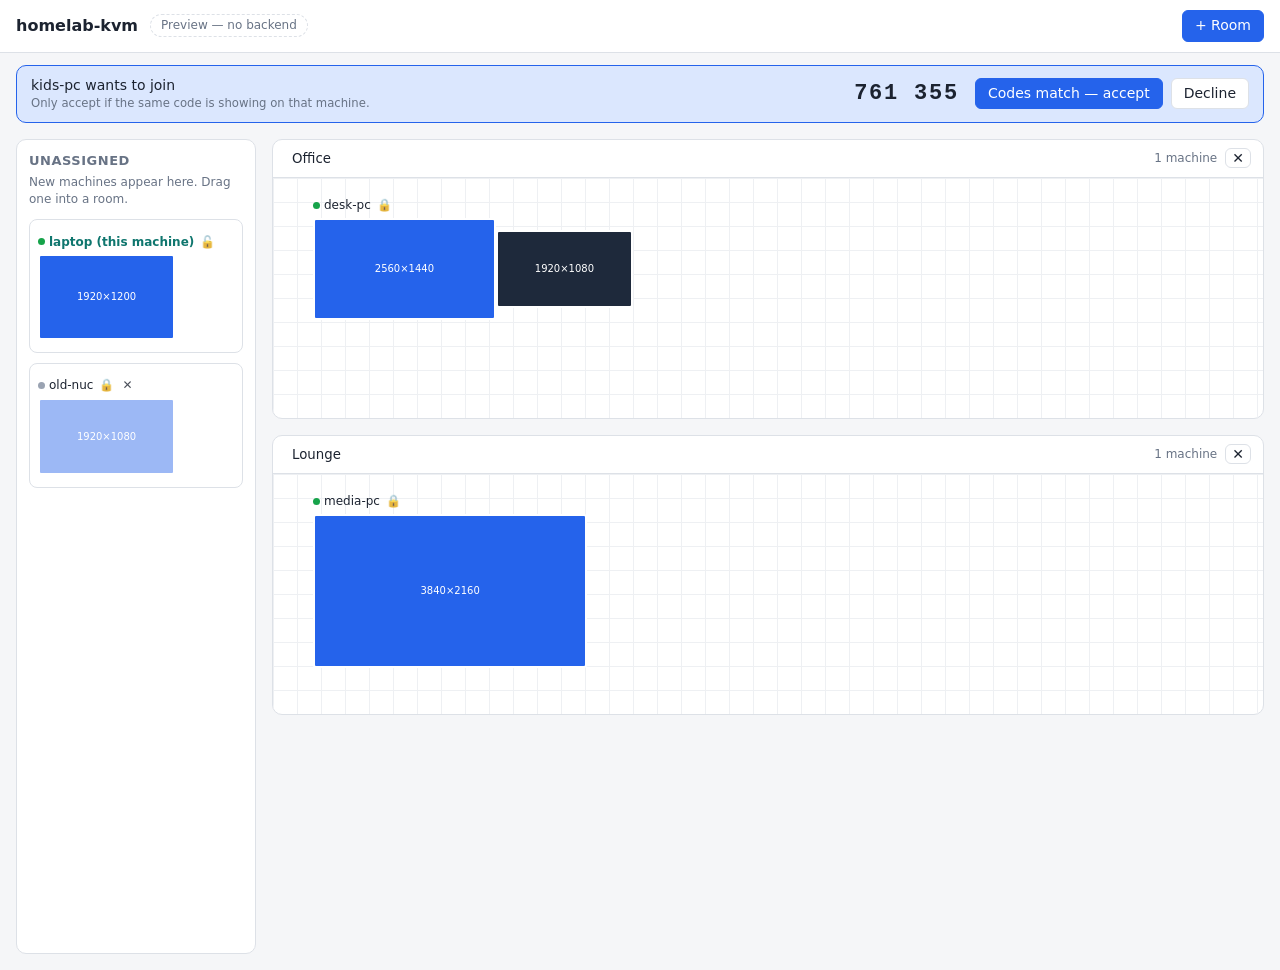
<file: app/ui/index.html>
<!doctype html>
<html lang="en">
<head>
  <meta charset="utf-8">
  <meta name="viewport" content="width=device-width, initial-scale=1">
  <title>homelab-kvm</title>
  <link rel="stylesheet" href="style.css">
</head>
<body>
  <header class="bar">
    <h1>homelab-kvm</h1>
    <span id="mode" class="mode" hidden>Preview — no backend</span>
    <span class="spacer"></span>
    <button id="add-room" class="primary">+ Room</button>
  </header>

  <section id="pairings" class="pairings" aria-label="Machines asking to join" aria-live="polite"></section>

  <main>
    <section class="tray" id="tray" aria-label="Unassigned machines">
      <h2>Unassigned</h2>
      <p class="hint">New machines appear here. Drag one into a room.</p>
      <div class="tray-items" id="tray-items"></div>
    </section>

    <section class="rooms" id="rooms" aria-label="Rooms"></section>
  </main>

  <div id="toast" class="toast" role="status" hidden></div>
  <script src="app.js"></script>
</body>
</html>
</file>
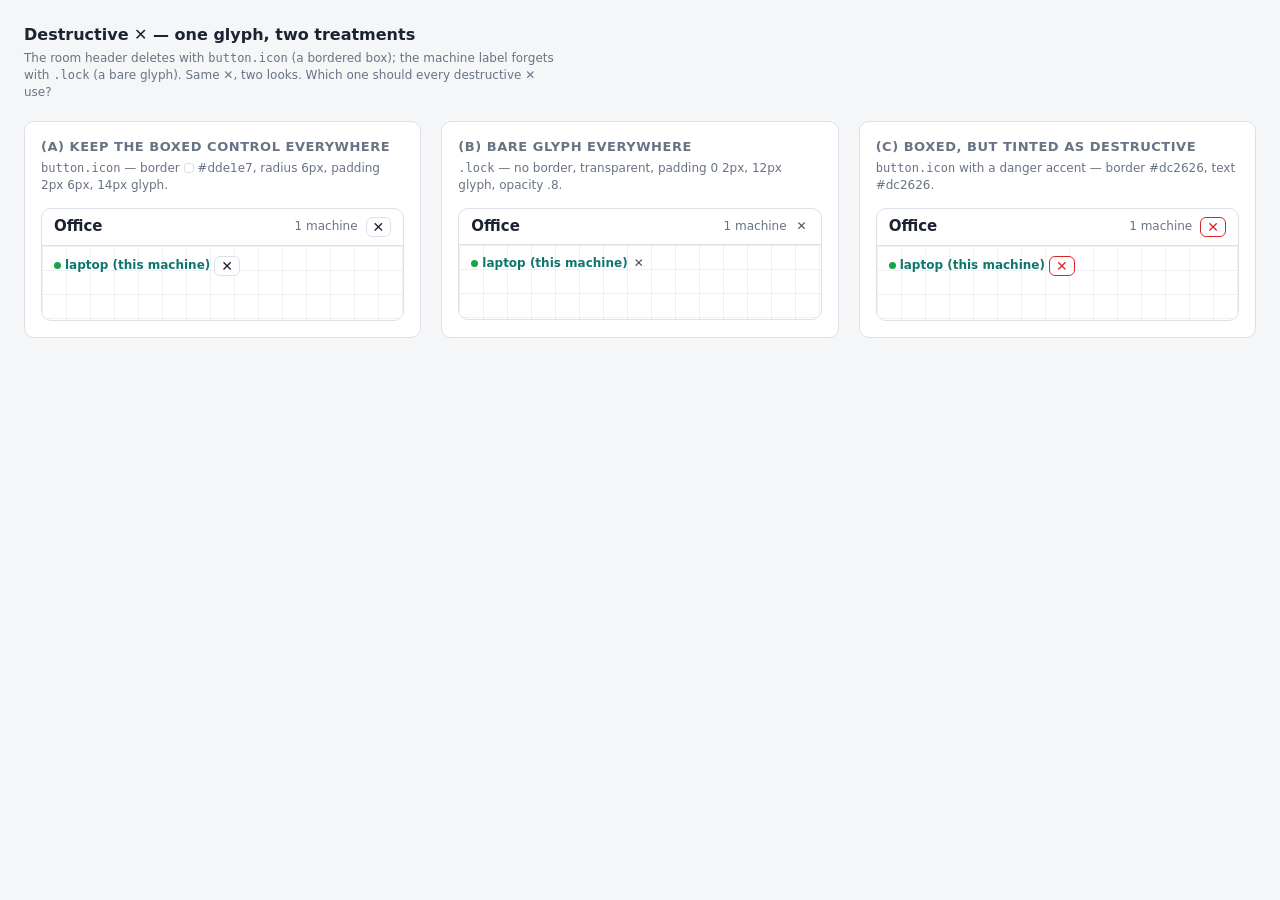
<file: .atelier/views/icon-buttons.html>
<!doctype html>
<html lang="en">
<head>
<meta charset="utf-8">
<meta name="viewport" content="width=device-width, initial-scale=1">
<title>Destructive &#10005; control — two treatments</title>
<style>
  :root {
    --bg: #f5f6f8; --panel: #ffffff; --border: #dde1e7; --text: #1c2330; --muted: #687385;
    --accent: #2563eb; --accent-soft: #dbe7fe; --screen: #1e293b; --screen-primary: #2563eb;
    --mine: #0f766e; --online: #16a34a; --offline: #9aa3b2; --danger: #dc2626; --grid: #eef0f3;
    color-scheme: light;
  }
  @media (prefers-color-scheme: dark) {
    :root:not([data-theme="light"]) {
      --bg: #0f1218; --panel: #171b23; --border: #2a303c; --text: #e6e9ef; --muted: #8b94a5;
      --accent: #4f8cff; --accent-soft: #1d2a45; --screen: #3a4559; --screen-primary: #4f8cff;
      --mine: #2dd4bf; --grid: #1b2029; color-scheme: dark;
    }
  }
  * { box-sizing: border-box; }
  body { margin: 0; padding: 24px; background: var(--bg); color: var(--text);
         font: 14px/1.4 system-ui, -apple-system, "Segoe UI", sans-serif; }
  h1 { font-size: 16px; margin: 0 0 4px; }
  p.lead { color: var(--muted); font-size: 12px; margin: 0 0 20px; max-width: 70ch; }
  .cols { display: grid; grid-template-columns: repeat(auto-fit, minmax(340px, 1fr)); gap: 20px; }
  .opt { background: var(--panel); border: 1px solid var(--border); border-radius: 10px; padding: 16px; }
  .opt h2 { font-size: 13px; text-transform: uppercase; letter-spacing: .04em; color: var(--muted); margin: 0 0 4px; }
  .opt p.note { color: var(--muted); font-size: 12px; margin: 0 0 14px; }
  .demo { border: 1px solid var(--border); border-radius: 10px; overflow: hidden; }
  .room-head { display: flex; align-items: center; gap: 8px; padding: 8px 12px; border-bottom: 1px solid var(--border); }
  .room-name { font-family: inherit; font-size: 15px; font-weight: 600; line-height: 1.3; color: var(--text); }
  .room-count { color: var(--muted); font-size: 12px; margin-left: auto; }
  .canvas { position: relative; min-height: 74px; background-image:
      linear-gradient(var(--grid) 1px, transparent 1px), linear-gradient(90deg, var(--grid) 1px, transparent 1px);
      background-size: 24px 24px; }
  .label { position: absolute; left: 12px; top: 10px; display: flex; align-items: center; gap: 4px;
           white-space: nowrap; font-size: 12px; }
  .dot { width: 7px; height: 7px; border-radius: 50%; background: var(--online); flex: none; }
  .mine { color: var(--mine); font-weight: 600; }
  button { font: inherit; color: var(--text); cursor: pointer; }
  /* (a) current room-delete control: button.icon */
  .icon { border: 1px solid var(--border); background: var(--panel); border-radius: 6px;
          padding: 2px 6px; font-size: 14px; line-height: 1; }
  /* (b) current in-canvas control: .lock */
  .lock { border: none; background: transparent; padding: 0 2px; font-size: 12px; opacity: .8; line-height: 1; }
  code { font: 12px ui-monospace, "Cascadia Mono", Consolas, monospace; color: var(--muted); }
  .swatch { display: inline-block; width: 10px; height: 10px; border-radius: 3px; vertical-align: -1px;
            border: 1px solid var(--border); background: var(--panel); }
</style>
</head>
<body>
  <h1>Destructive &#10005; — one glyph, two treatments</h1>
  <p class="lead">The room header deletes with <code>button.icon</code> (a bordered box); the machine label forgets
     with <code>.lock</code> (a bare glyph). Same &#10005;, two looks. Which one should every destructive &#10005; use?</p>

  <div class="cols">
    <div class="opt">
      <h2>(a) Keep the boxed control everywhere</h2>
      <p class="note"><code>button.icon</code> — border <span class="swatch"></span> #dde1e7, radius 6px, padding 2px 6px, 14px glyph.</p>
      <div class="demo">
        <div class="room-head">
          <span class="room-name">Office</span>
          <span class="room-count">1 machine</span>
          <button class="icon">&#10005;</button>
        </div>
        <div class="canvas">
          <div class="label"><span class="dot"></span><span class="mine">laptop (this machine)</span>
            <button class="icon">&#10005;</button></div>
        </div>
      </div>
    </div>

    <div class="opt">
      <h2>(b) Bare glyph everywhere</h2>
      <p class="note"><code>.lock</code> — no border, transparent, padding 0 2px, 12px glyph, opacity .8.</p>
      <div class="demo">
        <div class="room-head">
          <span class="room-name">Office</span>
          <span class="room-count">1 machine</span>
          <button class="lock">&#10005;</button>
        </div>
        <div class="canvas">
          <div class="label"><span class="dot"></span><span class="mine">laptop (this machine)</span>
            <button class="lock">&#10005;</button></div>
        </div>
      </div>
    </div>

    <div class="opt">
      <h2>(c) Boxed, but tinted as destructive</h2>
      <p class="note"><code>button.icon</code> with a danger accent — border #dc2626, text #dc2626.</p>
      <div class="demo">
        <div class="room-head">
          <span class="room-name">Office</span>
          <span class="room-count">1 machine</span>
          <button class="icon" style="border-color:#dc2626;color:#dc2626;">&#10005;</button>
        </div>
        <div class="canvas">
          <div class="label"><span class="dot"></span><span class="mine">laptop (this machine)</span>
            <button class="icon" style="border-color:#dc2626;color:#dc2626;">&#10005;</button></div>
        </div>
      </div>
    </div>
  </div>
</body>
</html>
</file>
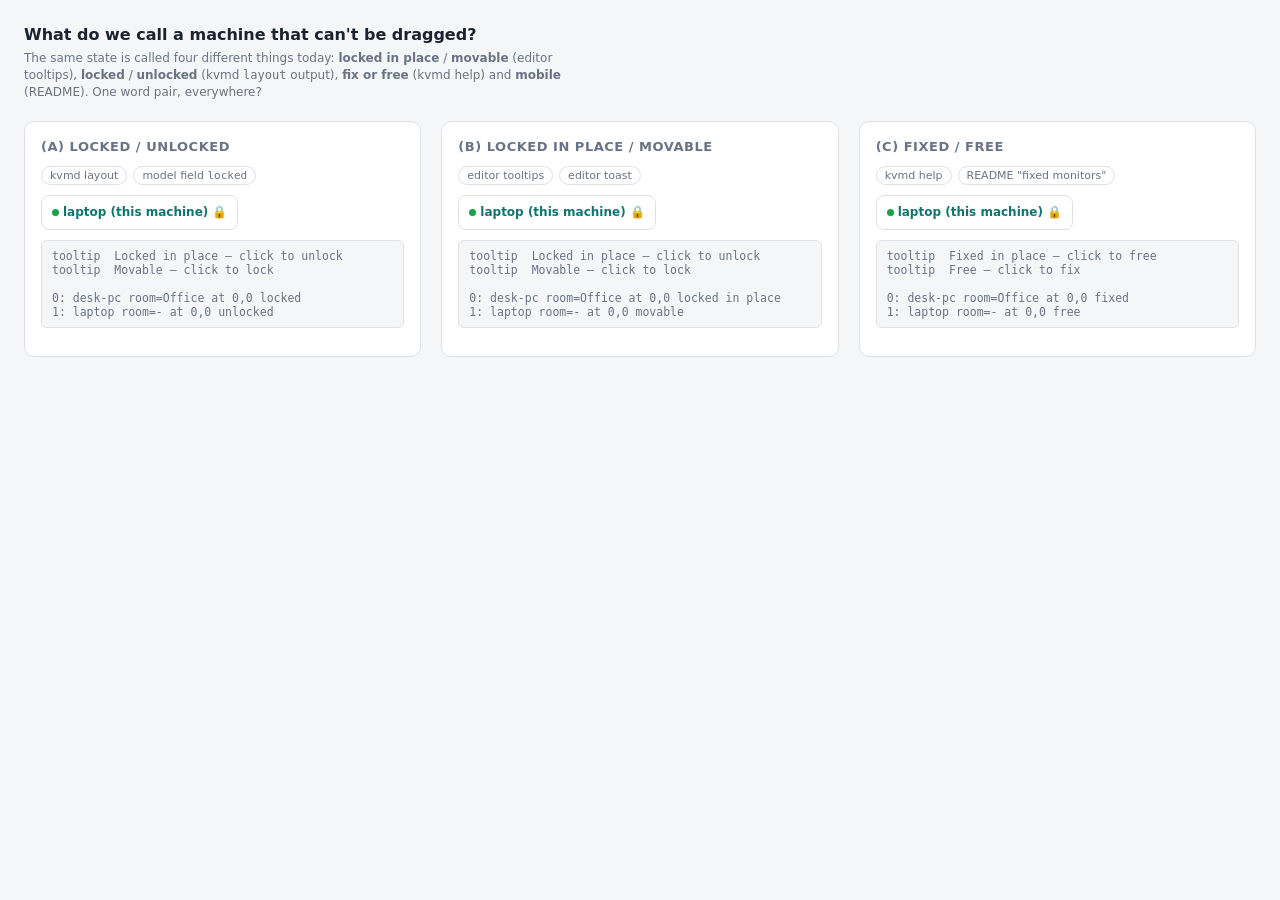
<file: .atelier/views/lock-terminology.html>
<!doctype html>
<html lang="en">
<head>
<meta charset="utf-8">
<meta name="viewport" content="width=device-width, initial-scale=1">
<title>Lock state wording — three vocabularies</title>
<style>
  :root {
    --bg: #f5f6f8; --panel: #ffffff; --border: #dde1e7; --text: #1c2330; --muted: #687385;
    --accent: #2563eb; --accent-soft: #dbe7fe; --screen: #1e293b; --screen-primary: #2563eb;
    --mine: #0f766e; --online: #16a34a; --offline: #9aa3b2; --danger: #dc2626; --grid: #eef0f3;
    color-scheme: light;
  }
  @media (prefers-color-scheme: dark) {
    :root:not([data-theme="light"]) {
      --bg: #0f1218; --panel: #171b23; --border: #2a303c; --text: #e6e9ef; --muted: #8b94a5;
      --accent: #4f8cff; --accent-soft: #1d2a45; --screen: #3a4559; --screen-primary: #4f8cff;
      --mine: #2dd4bf; --grid: #1b2029; color-scheme: dark;
    }
  }
  * { box-sizing: border-box; }
  body { margin: 0; padding: 24px; background: var(--bg); color: var(--text);
         font: 14px/1.4 system-ui, -apple-system, "Segoe UI", sans-serif; }
  h1 { font-size: 16px; margin: 0 0 4px; }
  p.lead { color: var(--muted); font-size: 12px; margin: 0 0 20px; max-width: 76ch; }
  .cols { display: grid; grid-template-columns: repeat(auto-fit, minmax(330px, 1fr)); gap: 20px; }
  .opt { background: var(--panel); border: 1px solid var(--border); border-radius: 10px; padding: 16px; }
  .opt h2 { font-size: 13px; text-transform: uppercase; letter-spacing: .04em; color: var(--muted); margin: 0 0 10px; }
  .surface { font: 11.5px ui-monospace, "Cascadia Mono", Consolas, monospace; color: var(--muted);
             background: var(--bg); border: 1px solid var(--border); border-radius: 6px;
             padding: 8px 10px; margin: 0 0 12px; white-space: pre-wrap; }
  .label { display: inline-flex; align-items: center; gap: 4px; white-space: nowrap; font-size: 12px;
           border: 1px solid var(--border); border-radius: 8px; padding: 8px 10px; margin: 0 0 10px;
           background: var(--panel); }
  .dot { width: 7px; height: 7px; border-radius: 50%; background: var(--online); flex: none; }
  .mine { color: var(--mine); font-weight: 600; }
  .muted { color: var(--muted); font-size: 12px; margin: 0; }
  .tag { display: inline-block; font-size: 11px; color: var(--muted); border: 1px solid var(--border);
         border-radius: 999px; padding: 1px 8px; margin-right: 6px; }
</style>
</head>
<body>
  <h1>What do we call a machine that can't be dragged?</h1>
  <p class="lead">The same state is called four different things today: <b>locked in place</b> / <b>movable</b>
     (editor tooltips), <b>locked</b> / <b>unlocked</b> (kvmd <code>layout</code> output),
     <b>fix or free</b> (kvmd help) and <b>mobile</b> (README). One word pair, everywhere?</p>

  <div class="cols">
    <div class="opt">
      <h2>(a) Locked / Unlocked</h2>
      <p class="muted" style="margin-bottom:10px"><span class="tag">kvmd layout</span><span class="tag">model field <code>locked</code></span></p>
      <div class="label"><span class="dot"></span><span class="mine">laptop (this machine)</span>&#128274;</div>
      <div class="surface">tooltip  Locked in place — click to unlock
tooltip  Movable — click to lock

0: desk-pc room=Office at 0,0 locked
1: laptop room=- at 0,0 unlocked</div>
    </div>

    <div class="opt">
      <h2>(b) Locked in place / Movable</h2>
      <p class="muted" style="margin-bottom:10px"><span class="tag">editor tooltips</span><span class="tag">editor toast</span></p>
      <div class="label"><span class="dot"></span><span class="mine">laptop (this machine)</span>&#128274;</div>
      <div class="surface">tooltip  Locked in place — click to unlock
tooltip  Movable — click to lock

0: desk-pc room=Office at 0,0 locked in place
1: laptop room=- at 0,0 movable</div>
    </div>

    <div class="opt">
      <h2>(c) Fixed / Free</h2>
      <p class="muted" style="margin-bottom:10px"><span class="tag">kvmd help</span><span class="tag">README "fixed monitors"</span></p>
      <div class="label"><span class="dot"></span><span class="mine">laptop (this machine)</span>&#128274;</div>
      <div class="surface">tooltip  Fixed in place — click to free
tooltip  Free — click to fix

0: desk-pc room=Office at 0,0 fixed
1: laptop room=- at 0,0 free</div>
    </div>
  </div>
</body>
</html>
</file>
<file: app/ui/style.css>
:root {
  --bg: #f5f6f8;
  --panel: #ffffff;
  --border: #dde1e7;
  --text: #1c2330;
  --muted: #687385;
  --accent: #2563eb;
  --accent-soft: #dbe7fe;
  --screen: #1e293b;
  --screen-primary: #2563eb;
  --mine: #0f766e;
  --online: #16a34a;
  --offline: #9aa3b2;
  --danger: #dc2626;
  --grid: #eef0f3;
  color-scheme: light;
}

@media (prefers-color-scheme: dark) {
  :root:not([data-theme="light"]) {
    --bg: #0f1218;
    --panel: #171b23;
    --border: #2a303c;
    --text: #e6e9ef;
    --muted: #8b94a5;
    --accent: #4f8cff;
    --accent-soft: #1d2a45;
    --screen: #3a4559;
    --screen-primary: #4f8cff;
    --mine: #2dd4bf;
    --grid: #1b2029;
    color-scheme: dark;
  }
}

* { box-sizing: border-box; }

body {
  margin: 0;
  background: var(--bg);
  color: var(--text);
  font: 14px/1.4 system-ui, -apple-system, "Segoe UI", sans-serif;
  user-select: none;
}

.bar {
  display: flex;
  align-items: center;
  gap: 12px;
  padding: 10px 16px;
  border-bottom: 1px solid var(--border);
  background: var(--panel);
}
.bar h1 { font-size: 16px; margin: 0; }
.spacer { flex: 1; }
.mode {
  font-size: 12px;
  color: var(--muted);
  border: 1px dashed var(--border);
  border-radius: 999px;
  padding: 2px 10px;
}

button {
  font: inherit;
  border: 1px solid var(--border);
  background: var(--panel);
  color: var(--text);
  border-radius: 6px;
  padding: 5px 12px;
  cursor: pointer;
}
button:hover { border-color: var(--accent); }
button.primary { background: var(--accent); border-color: var(--accent); color: #fff; }
button.icon { padding: 2px 6px; line-height: 1; }

.pairings:empty { display: none; }
.pairings { display: flex; flex-direction: column; gap: 8px; padding: 12px 16px 0; }
.pairing {
  display: flex;
  align-items: center;
  flex-wrap: wrap;
  gap: 8px 16px;
  padding: 10px 14px;
  border: 1px solid var(--accent);
  background: var(--accent-soft);
  border-radius: 10px;
}
.pairing .who { flex: 1; min-width: 200px; }
.pairing .who small { display: block; color: var(--muted); }
.pairing .code {
  font: 600 22px/1 ui-monospace, "Cascadia Mono", Consolas, monospace;
  letter-spacing: .08em;
}
.pairing .actions { display: flex; gap: 8px; }

main {
  display: grid;
  grid-template-columns: 240px 1fr;
  gap: 16px;
  padding: 16px;
  min-height: calc(100vh - 53px);
}
@media (max-width: 760px) {
  main { grid-template-columns: 1fr; height: auto; }
}

h2 { font-size: 13px; text-transform: uppercase; letter-spacing: .04em; color: var(--muted); margin: 0 0 4px; }
.hint { color: var(--muted); font-size: 12px; margin: 0 0 12px; }

.tray {
  background: var(--panel);
  border: 1px solid var(--border);
  border-radius: 10px;
  padding: 12px;
  overflow: auto;
}
.tray-items { display: flex; flex-direction: column; gap: 10px; min-height: 80px; }
.tray-card {
  border: 1px solid var(--border);
  border-radius: 8px;
  padding: 8px;
}
.tray-card .preview { position: relative; margin: 26px 0 4px; }

.rooms { display: flex; flex-direction: column; gap: 16px; overflow: auto; }
.room {
  background: var(--panel);
  border: 1px solid var(--border);
  border-radius: 10px;
}
.room-head {
  display: flex;
  align-items: center;
  gap: 8px;
  padding: 8px 12px;
  border-bottom: 1px solid var(--border);
}
.room-name {
  font: 600 15px/1.3 inherit;
  font-family: inherit;
  color: var(--text);
  background: transparent;
  border: 1px solid transparent;
  border-radius: 4px;
  padding: 2px 6px;
  flex: 1;
  min-width: 0;
}
.room-name:hover, .room-name:focus { border-color: var(--border); outline: none; }
.room-count { color: var(--muted); font-size: 12px; }

.room-canvas {
  position: relative;
  min-height: 240px;
  overflow: auto;
  background-image:
    linear-gradient(var(--grid) 1px, transparent 1px),
    linear-gradient(90deg, var(--grid) 1px, transparent 1px);
  background-size: 24px 24px;
  border-radius: 0 0 10px 10px;
}
.room-canvas .empty {
  position: absolute;
  inset: 0;
  display: grid;
  place-items: center;
  color: var(--muted);
  font-size: 13px;
  pointer-events: none;
}

.drop-target { outline: 2px dashed var(--accent); outline-offset: -4px; background-color: var(--accent-soft); }

/* A machine: its monitors as one rigid group. */
.node { position: absolute; cursor: grab; touch-action: none; }
.node.locked { cursor: default; }
.node .screen {
  position: absolute;
  background: var(--screen);
  border: 2px solid var(--panel);
  border-radius: 3px;
  color: #fff;
  font-size: 10px;
  display: grid;
  place-items: center;
  overflow: hidden;
}
.node .screen.primary { background: var(--screen-primary); }
.node.offline .screen { opacity: .45; }
.node .label {
  position: absolute;
  left: 0;
  bottom: 100%;
  margin-bottom: 4px;
  display: flex;
  align-items: center;
  gap: 4px;
  white-space: nowrap;
  font-size: 12px;
}
.node.mine .label .name { color: var(--mine); font-weight: 600; }
.dot { width: 7px; height: 7px; border-radius: 50%; background: var(--offline); flex: none; }
.dot.on { background: var(--online); }
.lock {
  border: none;
  background: transparent;
  padding: 0 2px;
  font-size: 12px;
  cursor: pointer;
  opacity: .8;
}
.lock:hover { opacity: 1; }

.node.ghost {
  position: fixed;
  z-index: 10;
  pointer-events: none;
  opacity: .85;
  filter: drop-shadow(0 6px 12px rgba(0, 0, 0, .25));
}
.node.dragging { opacity: .25; }

@keyframes shake {
  25% { transform: translateX(-4px); }
  75% { transform: translateX(4px); }
}
.node.shake { animation: shake .25s 2; }

.toast {
  position: fixed;
  bottom: 16px;
  left: 50%;
  transform: translateX(-50%);
  background: var(--text);
  color: var(--bg);
  padding: 8px 14px;
  border-radius: 8px;
  font-size: 13px;
  max-width: calc(100vw - 32px);
}
.toast.error { background: var(--danger); color: #fff; }
</file>
